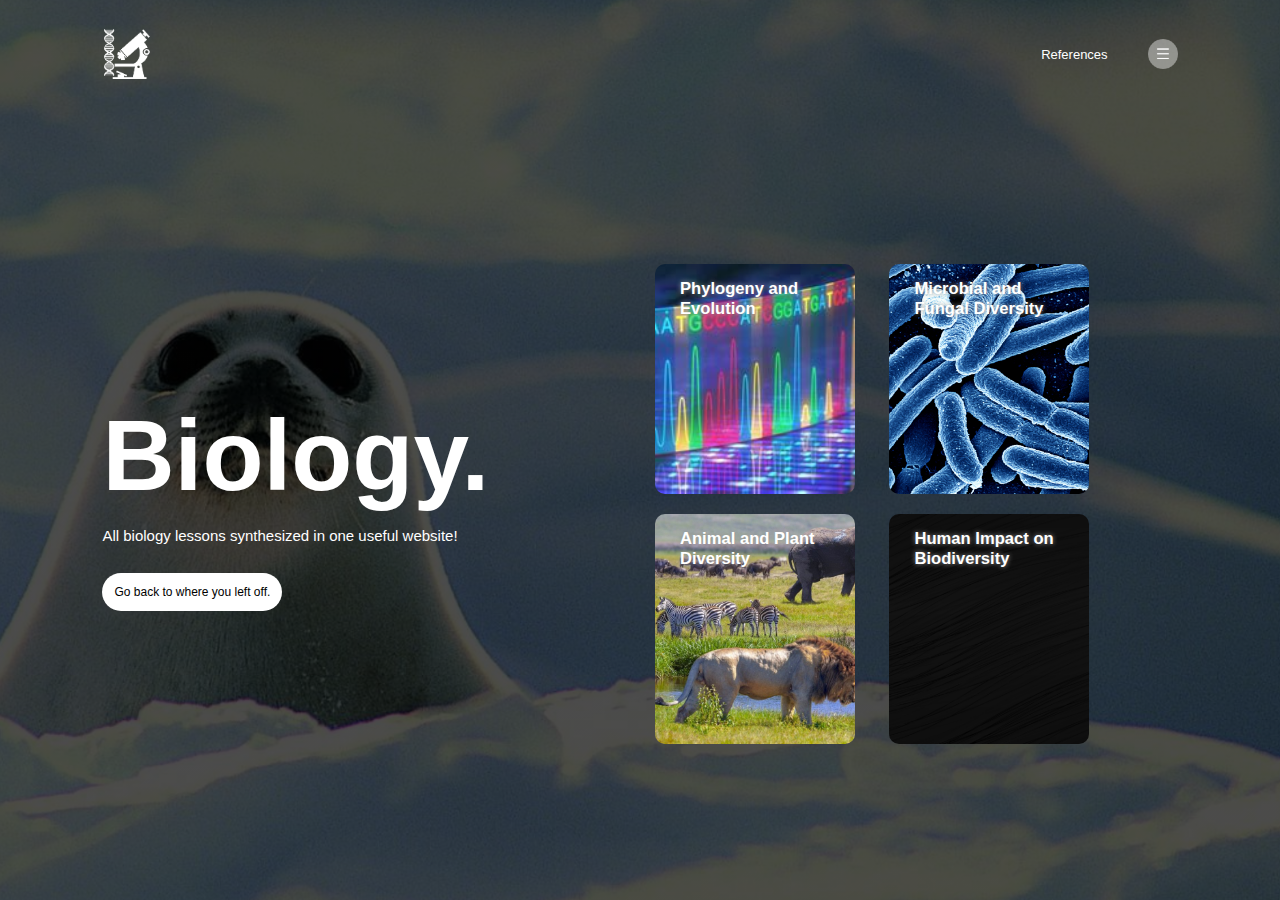
<file: index.html>
<!DOCTYPE html>
<html> 
  <head>
    <meta name="viewport" content="width=device-width, initial-scale-1.0">
    <title>BioRepo2023</title>
    <link rel="stylesheet" href="styles/home.css">
    <meta property="og:title" content="BioRepo 2023"/>
    <meta property="og:image" content="https://i.ibb.co/Wkfvsrn/fab.png"/>
    <meta property="og:description" content="Check the Biodiversity AA out!"/>
    <meta property="og:url" content="https://mattcab1103.github.io/biorepository2023/"/>
    <meta property="og:image:width" content="1200" />
    <meta property="og:image:height" content="627"/>
    <meta property="og:type" content='website'/>

    <link href="https://fonts.googleapis.com/css2?family=Roboto:wght@400;700&display=swap" redl="stylesheet">
  </head>
  <body>
    <div class="container">
       <div class="navbar">
         <img src="assets/images/logo.png" class="logo">
         <nav>
           <ul>
             <li><a href="citations/citations.html">References</a></li>
           </ul>
         </nav>
         <img src="assets/sample/menu.png" class="menu-icon">
       </div>

       <div class="row">
         <div class="col">
           <h1>Biology.</h1>
            <p>All biology lessons synthesized in one useful website! </p>
            <button type="button" onclick="goToLastViewedChapter()">Go back to where you left off.</button>
         </div>
         <div class="col">
           <a href="phylo/phylo1.html"><div class="card card1">
             <h5>Phylogeny and Evolution</h5>
           </div></a>
           <a href="secqua/secondindex.html"><div class ="card card2">
            <h5>Microbial and Fungal Diversity</h5>
          </div></a>
         <a href="animals/map.html"> <div class="card card3">
            <h5>Animal and Plant Diversity</h5>
          </div></a>
          <div class="card card4">
            <h5>Human Impact on Biodiversity</h5>
          </div>
        </div>
       </div>
    </div>
  </body>
</html>
</file>
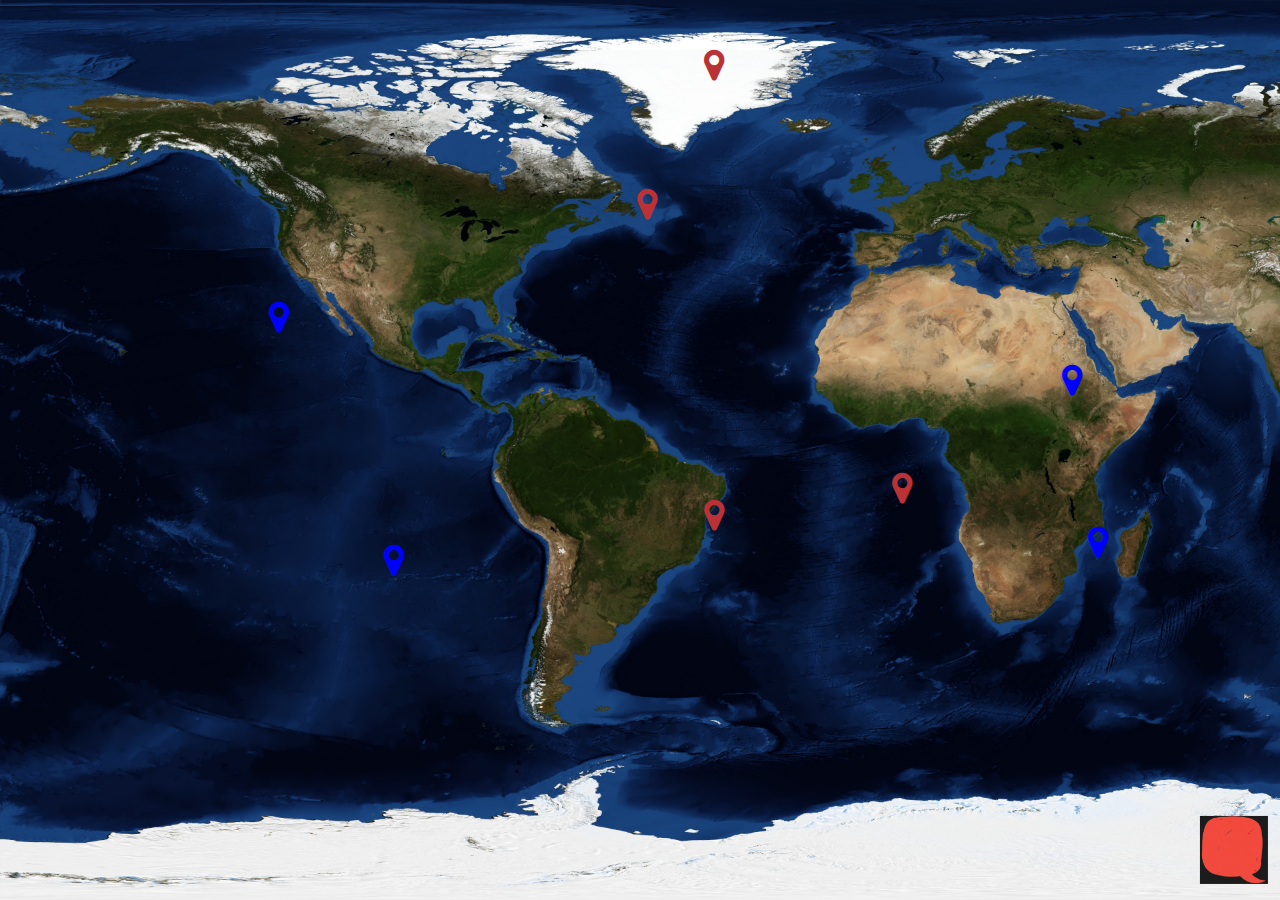
<file: animals/map.html>
<!DOCTYPE html>
<html lang="en">
<head>
<meta charset="utf-8">
<meta http-equiv="X-UA-Compatible" content="IE=edge">
<meta name="viewport" content="width=device-width, initial-scale=1, maximum-scale=1">
<meta name="description" content="">
<meta name="author" content="">
<title>Animal Map</title>
<link href="https://stackpath.bootstrapcdn.com/font-awesome/4.7.0/css/font-awesome.min.css" rel="stylesheet">
<link href="css/style.css" rel="stylesheet" type="text/css" />
</head>
<body>
<div class="our-map">
  <div class="address-second">
    <!-- Icon and Hover Plathyhelminthes -->
    <a href="#popupplaty"><div class="tooltip-col"> <i class="fa fa-map-marker" aria-hidden="true"></i> <span class="tooltiptext3">
      <div class="address-text">
        <p><span> <em>Humbertium covidum</em> </span></p>
        <img class="tooltip-img" src="../assets/images2/flatworm.jpg">
        <p>Click the pin to learn more!</p>
      </div>
      </span> </div></a></div>
  <div class="address-third">
    <!-- Icon and Hover Cnidaria-->
    <a href="#popupcoral"><div class="tooltip-col"> <i class="fa fa-map-marker" aria-hidden="true"></i> <span class="tooltiptext3">
      <div class="address-text">
        <p><span> Lace coral <em>(Distichopora)</em></span></p>
        <img class="tooltip-img" src="images/sponge.jpg">
        <p>Click the pin to learn more!</p>
      </div>
      </span> </div></a></div>
      <!-- End Cnidaria-->
      <div class="address-fourth">
        <!-- Icon and Hover Ropund-->
        <a href="#popupnema"><div class="tooltip-col"> <i class="fa fa-map-marker" aria-hidden="true"></i> <span class="tooltiptext3">
          <div class="address-text">
            <p><span><em>Ascaris lumbricoides</em></span></p>
            <img class="tooltip-img" src="../assets/images2/ascaris.jpg">
            <p>Click the pin to learn more!</p>
          </div>
          </span> </div></a></div>
          <!-- End Arounda-->
        <div class="address-fifth">
    <!-- Icon and Hover Arthropoda-->
    <a href="#popupartho"><div class="tooltip-col"> <i class="fa fa-map-marker" aria-hidden="true"></i> <span class="tooltiptext3">
      <div class="address-text">
        <p><span> King Crab <em>(Paralithodes camtschaticus)</em></span></p>
        <img class="tooltip-img" src="../assets/images2/kingcrab.jpg">
        <p>Click the pin to learn more!</p>
      </div>
      </span> </div></a></div>
      <!-- End Arthropoda-->
      <div class="address-sixth">
        <!-- Icon and Hover Arthropoda-->
        <a href="#popupamphi"><div class="tooltip-col"> <i class="fa fa-map-marker" style="color:blue;" aria-hidden="true"></i> <span class="tooltiptext3">
          <div class="address-text">
            <p><span> Axolotl <em>(Ambystoma mexicanum)</em></span></p>
            <img class="tooltip-img" src="images/chordates/axo.jpg">
            <p>Click the pin to learn more!</p>
          </div>
          </span> </div></a></div>
          <!-- End Amphi-->
      <div class="address-seventh">
        <!-- Icon and Hover Reptiles-->
        <a href="#popuprepti"><div class="tooltip-col"> <i class="fa fa-map-marker" style="color:blue;" aria-hidden="true"></i> <span class="tooltiptext3">
          <div class="address-text">
            <p><span> Philippine crocodile <em>(Crocodylus mindorensis)</em></span></p>
            <img class="tooltip-img" src="images/chordates/cro.jpg">
            <p>Click the pin to learn more!</p>
          </div>
          </span> </div></a></div>
          <!-- End Repti-->
      <div class="address-eighth">
        <!-- Icon and Hover Birds -->
        <a href="#popupbird"><div class="tooltip-col"> <i class="fa fa-map-marker" style="color:blue;" aria-hidden="true"></i> <span class="tooltiptext3">
          <div class="address-text">
            <p><span> Magellanic penguin <em>(Spheniscus magellanicus)</em></span></p>
            <img class="tooltip-img" src="images/chordates/pen.jpg">
            <p>Click the pin to learn more!</p>
          </div>
          </span> </div></a></div>
          <!-- End Amphi-->
      <div class="address-ninth">
        <!-- Icon and Hover Arthropoda-->
        <a href="#popupmammal"><div class="tooltip-col"> <i class="fa fa-map-marker" style="color:blue;" aria-hidden="true"></i> <span class="tooltiptext3">
          <div class="address-text">
            <p><span> Red kangaroo <em>(Osphranter rufus)</em></span></p>
            <img class="tooltip-img" src="images/chordates/kang.jpg">
            <p>Click the pin to learn more!</p>
          </div>
          </span> </div></a></div>
          <!-- End Amphi-->
</div>
<!-- Modal Popup 2 Cnidaria -->
<div id="popupcoral" class="overlay">
  <div class="popup">
    <h2>Cnidaria</h2>
    <a class="close" href="#">&times;</a>
    <div class="content">

      <img class="center" style="display: inline-block;" src="../assets/images2/cnidaria.png"><img class="center" style="display: inline-block;" src="images/sponge.jpg"><br><br>

      <p>The pin you clicked on is a picture of a lace coral, located in the Indian ocean, a part of the phylum Cnidaria, the second basal taxa after Porifera. </p><br>

      <p>Cnidaria's name comes from the Greek word, cnidos, which means "nettle", a kind of stinging plant. In fact, Cnidaria is characterized by their stinging tentacles, with various important organelles that help them capture prey, called <strong>nematocysts.</strong> Examples of organisms in this phylum are corals and jellyfish.
      </p><br>

      <img class="centermod" src="../assets/images2/hydracnido.png"><br>

      <p>Other than that, Cnidaria is also characterized for its radially similar bodies, categorized into two distinct shapes called <strong>medusa and polyp</strong>. In both, a tentacle-ringed mouth serves as the facilitator for digestion and gas exchange. </p><br>

      <img class="centermod" src="../assets/images2/polypmedusa.png"><br>

      <p>In conception, they only form two germ layers, the ectoderm and the mesoderm, which give rise to the epidermis and the gastrodermis. In the epidermis, there are structures called <strong>rhopalia</strong> that can generate signals in response to stimuli. In order to connect those sensory stimuli, a simple nervous system or <strong>nerve net</strong> is in place, though this can be used to move contractile cells.  Such contractions redistribute the phylum's water-filled insides and create a <strong>hydrostatic skeleton</strong>, their own support system.</p>
    </div>
  </div>
</div>
<!-- End of Modal 2 Cnidaria-->

<!-- Modal Popup 3 Plathyhelminthes -->
<div id="popupplaty" class="overlay">
  <div class="popup">
    <h2>Platyhelminthes</h2>
    <a class="close" href="#">&times;</a>
    <div class="content">

      <img class="center" style="display: inline-block;" src="../assets/images2/platyhelm.png"><img class="center" style="display: inline-block;" src="../assets/images2/flatworm.jpg"><br><br>


      <p>The pin you clicked on is an example of a recently discovered new species that appeared in metropolitan France, <em>Humbertium covidum</em>, an organism in the phylum Plathyhelminthes.  </p><br>

      <p>The phylum name comes from Greek: platy-means flat, and helminth means worm. This phylum is characterized by the flattened form of the worm, but also evolution-wise, the emergence of three-layered embryo and organ systems. 
      </p><br>

      <p>Flatworms are bilateral and cephalized. They have genes that resemble coeloms, despite not having a coelom at all.</p><br>

      <img class="centermod" src="../assets/images2/planarian.png"><br>

      <p>Turbellarians, flukes, and tapeworms are the three main groups. Most tubellarians live in the sea, but some live in fresh water, and a few live in moist places on land. They are often found as parasites on animals, such as flukes and tapeworms.</p><br>

      <p>Turbellians have a mouth and a gut, however tapeworms do not have either of these, due to their parasitic nature; as they had a habitat rich in resources and predigested food, those traits were ruled out in the long run.</p><br>

      <h3>Impact and Importance</h3>

      <p>The flatworm you saw in the picture was only discovered recently, but it is already being studied for the possibility of it ruining biodiversity in Europe, as it may be an invasive species in the future.</p><br>

      <p>Parasites also pose a very huge problem health wise. If humans ingest parasitic eggs and tapeworms grow in their bodies, it would be dangerous and even lethal. In under-developed countries, where medication is not readily available, this would be disastrous.</p><br>



      <img class="centermod" src="../assets/images2/fluke.png"><br>

      
    </div>
  </div>
</div>
<!-- End of Modal 3 Plathyhelminthes-->

<!-- Modal Popup 4 Nematoda -->
<div id="popupnema" class="overlay">
  <div class="popup">
    <h2>Nematoda</h2>
    <a class="close" href="#">&times;</a>
    <div class="content">

      <img class="center" style="display: inline-block;" src="../assets/images2/round.png"><img class="center" style="display: inline-block;" src="../assets/images2/ascaris.jpg"><br><br>


      <p>This organism is a nematode, or simply a roundworm. This</p><br>

      <p>
        Nematodes are bilateral, unsegmented worms with a cuticle-covered sylindrical body. It is also characterized by a muscular pharynx which sucks up food and with the digestive system being complete, making up the pseudocoelom. 
      </p><br>

      <p>

        Roundworms have collagen-rich, pliable cuticles that is repeatedly molted as the animal grows. </p><br>

      <img class="centermod" src="../assets/images2/nematodee.png"><br>

      
        <h3>Impact and Importance</h3>

        <p>Some roundworms are parasitic, and impair human health. Eating undercooked pork can lead to an infection by <em>Trichinella spiralis</em>, which if not treated properly, could be fatal. It moves from the digestive system, through the blood and in the muscles where it forms cysts.</p><br>

        <p>A creepy fact: some parasites are just dormant in the body. People with <em>Ascaris lumbricoides</em> for example often show no symptoms. It is unknown how many people world wide are infected by the Ascaris group, but currently, 1 billion people, primarily in Asia and Latin America, have it.</p>



      <img class="centermod" src="../assets/images2/trichinella.png"><br>

      
    </div>
  </div>
</div>
<!-- End of Modal 4 Nematoda-->

<!-- Modal Popup 5 Arthropods -->
<div id="popupartho" class="overlay">
  <div class="popup">
    <h2>Arthropods</h2>
    <a class="close" href="#">&times;</a>
    <div class="content">

      <img class="center" style="display: inline-block;" src="../assets/images2/arthr.png"><img class="center" style="display: inline-block;" src="../assets/images2/kingcrab.jpg"><br><br>

      <p>Arthropods are bilateral organisms that have a reduced coelom. They have a hard exoskeleton with complete organ systems. Modern subgroups of arthropods include crustaceans and insects, which include a lot of organisms. If you were to measure evolutionary success by how many species form in one clade, then arthropods would be the most successful.</p><br>
      <p> There are overall 5 key adaptations that let to their evolutionary success. </p><br>
      <h4>Key Arthropod Adaptations</h4><br>
      <p><strong>Hardened Exoskeleton</strong> – Arthropods have a skin made of chitin, proteins and waxes. This is called an exoskeleton, and has many functions, including helping to fend predators and helping to support their weight. Though exoskeletons may be hard, they molt and thus facilitate growth in arthropods. </p><br>
      <p><strong>Jointed Appendages</strong> – Exoskeletons are hard, and if they were rigid, all arthropods wouldn’t be able to move correctly. Thus, arthropods evolved to include only thin exoskeleton-like parts on the joints so they could be able to move. Arthropods themselves means “jointed leg”, and these jointed legs are then modified for specialized tasks. </p><br>
      <p><strong>Highly Modified Segments</strong> – Early forms of the clade had distinct body segments and similar body appendages, which were not specialized and modified for special use. Now, most modern arthropods fused their parts into different structural units, such as the thorax and the abdomen. Another feature is that their segments were also modified for special use, such as in insects, where thin extensions of the wall of some segments became their wings. </p><br>
      <p><strong>Specializations</strong>  – Arthropods have sensory organs that are built well, such as one or more pairs of eyes, and antennae that can detect touch and certain chemicals. </p><br>
      <p><strong>Specialized Developmental Stages</strong> – As children turn into adults, a process called metamorphosis where the organism is remodeled, happens. Each stage of metamorphosis is built for a different task, and this also helps them prevent competition with each other for the same niche. </p><br>

      <h3>Impact and Importance</h3>
        <p>Most arthropods are used as food sources. Lobsters and crabs can be used as a food source, directly eaten. Some arthropods do it in a roundabout way. Bees are a great example of indirect sourcing. Bees can produce honey for us humans to eat as a food source. </p><br>
        <p>The king crab in the picture is a good source of food, however it is a prevailing invasive species in Norwegian waters. There is a rush now to collect king crabs as delicacies but also to protect the ecosystem. </p><br>
        <p>Insects can also act as decomposers. Cockroaches, millipedes and other “filthy” organisms can be used to get rid of food waste, and can be used to create fertilizers and compost, among other things. </p><br>
    </div>
  </div>
</div>
<!-- End of Modal 5 Arthropoda-->

<!-- Modal Popup 6 Amphibians -->
<div id="popupamphi" class="overlay">
  <div class="popup">
    <h2>Amphibians</h2>
    <a class="close" href="#">&times;</a>
    <div class="content">

      <img class="center" style="display: inline-block;" src="images/chordates/chrodata.png"><img class="center" style="display: inline-block;" src="images/chordates/axo.jpg"><br><br>

      <p> Amphibians are land-dwelling vertebrates that breed in water and have a three-chambered heart. They evolved from the Devonian Age, where there was a lot of “distinct” fishes in the sea, due to adaptive radiation, a phenomenon in which multiple organisms try to conquer new available niches. </p><br>
      <p>Some of these organisms found land to be a good alternative to finding food and reducing competition, and so they developed to be tetra pods, four-legged walkers, coming from a fish’s pelvic and pectoral finds. Needless to say, they are homologous to amphibian limb bones. In addition to the tetra pods, the transition to land was aided by the development of the three-chambered heart. The three-chambered heart allowed for blood to flow in two circuits, one to the body and one to the lungs. Their senses were also improved as a result, in order to adjust to dry land. </p><br>
      <p>Modern-day amphibians also breed in water and go through metamorphosis, changing from their gills to their lungs in adulthood.</p><br>
      <p>In total, there are three broad categories to modern amphibians: salamanders, caecilians and frogs. </p><br>

      <h4>Amphibian Groups</h4><br>

      <p><strong>Salamanders</strong> – The closest ancestors to modern amphibians probably looked a lot like modern day salamanders. The forelimbs and back limbs are similar and there would be a long tail as well. Adding to that fact, their body moves from side to side, quite like a fish would out of water. </p><br>
      <p><strong>Caecilians</strong> – One could say that the closest relatives of salamanders are caecilians. They are quite different from the other amphibians. They are tetra pods…without legs. This is due to their adapting with the burrowing way of life. Many caecilians burrow blind and use their sense of touch to eat prey. Following this logic, they are blind as well, leaving their eyes to strengthen other senses. </p><br>
      <p><strong>Frogs</strong> - Frogs belong to the most diverse amphibian group. Frogs have developed strong hind legs to propel them upwards to high heights. Their fore legs help them cushion the blow and supports their body. </p><br>

      <img class="centermod" src="images/chordates/amphi.png">

      <h3>Impact and Importance</h3>
        <p>Amphibians can act as prey and predator, and thus support the food cycle, powering the biosphere of the world. Frogs in particular can be important, for example in eating pests, thus benefiting in agriculture. </p><br>

        <p>The health of ecosystems can also be determined with amphibians, due to the vulnerability of amphibians regarding toxic substances</p>
    </div>
  </div>
</div>
<!-- End of Modal 6 Amphibians-->

<!-- Modal Popup 7 Reptiles -->
<div id="popuprepti" class="overlay">
  <div class="popup">
    <h2>Reptiles</h2>
    <a class="close" href="#">&times;</a>
    <div class="content">

      <img class="center" style="display: inline-block;" src="images/chordates/chrodata.png"><img class="center" style="display: inline-block;" src="images/chordates/cro.jpg"><br><br>

      <p> Reptiles come from the Latin word for creep, “repto,” which makes sense as some do creep about, but they also do…other things.   </p><br>
      <p>Reptiles are best known for their scales, developing from the epidermis of their skin layer. They also have cloaca, a kind of opening that expels digestive and urinary waste, as well as provide an insert for reproductive actions. Reptiles, unlike amphibians and fishes, developed an ability that allows for their offspring to grow on land, which are basically, eggs. These came from the amniotes, stem reptiles that made eggs with four membranes, to develop further away from water. These stem reptiles gave rise to the dinosaurs of the old age, and the lizards and snakes we know now.  </p><br>
      <p>These reptiles are ectotherms, with their body temperature dependent on the temperature of their surroundings. Examples of this being acted upon are reptiles in temperate seasons burrowing on land, or with turtles that settle in mud. </p><br>
      <p>There are five groups that are important to reptiles: Turtles, Lizards, Tuataras, Snakes and Crocodilians. </p><br>

      <h4>Reptilian Groups</h4><br>

      <p><strong>Turtles</strong> – Turtles are known for their unique shell, which is made of a bony, scale-covered shell. Their vertebrae are on the shell, and the shell acts as a rib-cage for them. Turtles do not have teeth, but rather a beak made of keratin. Due to their nature of laying eggs on beaches, along with increasing human presence, threatens their species. Many turtle species are endangered. </p><br>
      <p><strong>Lizards</strong>	– The lizards are the most diverse species, consisting of species as small as a coin and as big as 3 meters in length, like Komodo dragons. Lizards have defenses to avoid becoming prey, some of which includes trying to outrun predators or startling them. Some even detach their tail to distract the predator while they flee.  </p><br>
      <p><strong>Tuataras</strong> – Most tuataras live in New Zealand but they were once a dominating species on Earth. Tuatara means “peaks on the back” in the language of the Maori people, the native people in New Zealand. Tuataras are the closest-relative of amphibians to reptiles, and one can see this through the way the species walks. </p><br>
      <p><strong>Snakes</strong> - Snakes evolved from short-legged, long-bodied lizards. Some modern snakes actually have the remnants of their development, but most are limbless. All snakes have teeth, and jaws that extend a lot, which would make sense as they are all predators. Some snakes have evolved to include venom in their salivary glands. </p><br>
      <p><strong>Crocodiles</strong>– Crocodiles are predators that live in or near water. They have a strategy to pull prey down and tear prey apart, to eat into chunks. Interestingly, crocodiles have four-chambered hearts which help them circulate blood more effective, much like how birds and mammals do. Another interesting fact is that crocodiles are the closest-living relative to birds, and one can see this in their complex parental behaviors. </p><br>
      
      <img class="centermod" src="images/chordates/reptiles.png"><br>

      <h3>Impact and Importance</h3>
        <p>One interesting instance of reptiles being importance for humans is in regards to human health. There are many reptile substances that produce substances that helps scientists to create medications that would be helpful for certain conditions. Examples include snake venom being used to create high blood pressure medication and komodo dragon venom being used for its anti-coagulant properties. </p><br>
    </div>
  </div>
</div>
<!-- End of Modal 7 Reptiles-->

<!-- Modal Popup 8 Birds -->
<div id="popupbird" class="overlay">
  <div class="popup">
    <h2>Birds</h2>
    <a class="close" href="#">&times;</a>
    <div class="content">

      <img class="center" style="display: inline-block;" src="images/chordates/chrodata.png"><img class="center" style="display: inline-block;" src="images/chordates/pen.jpg"><br><br>

      <p>Birds are animals that have feathers, technically, modified reptilian scales. Dinosaurs are considered as relatives to birds, with multiple dinosaurs displaying general characteristics of birds. <em>Sinosauropteryx prima</em> had lived with small downy feathers, similar to chick’s downy feathers, which helped them keep insulated. <em>Archaeopteryx</em> was a dinosaur that was similar in birds, having short, downy feathers, as well as flight feathers.  </p><br>
      <img class="centermod" style="width: 400px;" src="images/chordates/sino.jpg"><br>
      <p>The earliest known bird with a beak is <em>Confuciusornis sactus</em>, with a beak that looks like that of modern birds, though you can still see their dinosaur ancestry through its grasping, clawed digits at the tips of its wings.  </p><br>
      <img class="centermod" style="width: 400px;" src="images/chordates/confu.jpg"><br>
      <p>Since birds are amniotes, they produce eggs with internal fertilization, with the eggs coated with a calcium shell. Birds also have beaks, jaw bones covered with layers of keratin. There are many different types of beaks suited to different diets. One common example to display this is the adaptive radiation of Galapagos birds, documented by Charles Darwin. </p><br>
      <p>Birds are endotherms, meaning they heat from within, which allows them to maintain their body temperature within a limited range.  </p><br>
      <p>Feathers are also one important part of birds, in which they have two types, downy and flight. Downy feathers slow down heat exchange and allows for them to maintain their body temperature more.  </p><br>
      <p>Flight feathers are concerned with flying and are one of the important adaptations that allows birds to fly, along with a light weight skeleton, powerful muscles, efficient organ systems, and wings. Wings are modified appendages, with feathers that go outward, to increase surface area. The way these flight feathers help wings is that it helps give the wing shape and helps the bird lift. </p><br>
      <p>Since flight requires a lot of energy, they need to have adequate oxygen respiration rates, and thus they have a specialized respiratory organs called air sacs, that helps them continually add air to their systems. </p><br>
      <p>Birds are diverse, including 9000 species of birds, that vary in size and composition. More than half of the bird species belong to a subgroup of perching birds. Most birds go through migration, where the birds’ biological clock, move in sync with an environmental rhythm. They use the sun, the stars and most importantly the earth’s magnetic field as directional cues. </p><br>
      
      <img class="centermod" src="images/chordates/birds.png">
      <h3>Impact and Importance</h3>
        <p>Birds are important polinators. They move pollen, the microspores or male sex cells of plants, to create new plants. Normally, these are birds that are small, like hummingbirds. Another interesting impact of birds is in agriculture. They eat pests and often help to fertilize the land through their organic matter.</p><br>
    </div>
  </div>
</div>
<!-- End of Modal 8 Birds-->

<!-- Modal Popup 9 Mammals -->
<div id="popupmammal" class="overlay">
  <div class="popup">
    <h2>Mammals</h2>
    <a class="close" href="#">&times;</a>
    <div class="content">

      <img class="center" style="display: inline-block;" src="images/chordates/chrodata.png"><img class="center" style="display: inline-block;" src="images/chordates/kang.jpg"><br><br>

      <p>Mammals come from the Latin word, mamma, meaning breast, due to the ability of mammals to produce milk. Females nourish their offspring with this milk they secrete from their mammary glands. </p><br>
      <p>Mammals are the only animals that have hair or fur, which are both modifications of scales. This is because, like birds, they are endotherms. Fur or hair helps them maintain their body temperatures. Some mammals can also sweat in order to control their temperature.  </p><br>
      <p>There are three main groups in mammals: Monotremes, marsupials and placental mammals. </p><br>

      <h4>Mammal Groups</h4><br>

      <p><strong>Monotremes</strong> – There are only three extant species of monotremes, including two species of anteaters and the platypus. Female monotremes lay and incubate eggs that have a leathery shell, much like reptiles. Their milk comes from skin openings in their body, since they do not have nipples.</p><br>
      <p><strong>Marsupials</strong> – Most marsupials are concentrated on Australia and other nearby areas.  Their offspring develops briefly in their mother’s body, and are forced to move to their mother’s pouch to develop even further, by sucking on their mother’s milk.  </p><br>
      <p><strong>Placental Mammals</strong> - Placental mammals have the benefit of developing to a more advanced stage in their mother’s body, by using an organ called the placenta. The placenta is an organ that allows developmental materials to pass through maternal and embryotic zones safely. Most mammals are now placental. </p><br>

      <img class="centermod" src="images/chordates/mammals.png"><br>

      <p>To see how why most mammals are placental, we can take a look at tectonic plates as a possible answer to the unpopularity of monotremes and marsupials in comparison. </p><br>
      <p>The first monotremes and marsupials evolved and migrated through parts of the supercontinent Pangaea, and became popular very quick, during the Jurassic period (150 MYA)</p><br>

      <img class="centermod" src="images/chordates/pangaea.jpg"><br>

      <p>During the Cretaceous period, southern land masses of Pangaea drifted away, leading to the isolated evolution of marsupials in those land masses. One glaring example of those land masses containing marsupials is Australia.  (130-85 MYA)</p><br>

      <img class="centermod" src="images/chordates/cretacious.jpg"><br>

      <p>As the years followed, mammals expanded in range and diversity, while South America was isolated with their own marsupials and early placental mammals. (65 MYA) </p><br>

      <img class="centermod" src="images/chordates/sepe.jpg" style="width:500px;"><br>

      <p>But, a rejoining in the Pliocene period caused an invasion in South America, caused by developed and advanced placental mammals.  (5 MYA)</p><br>

      <img src="images/chordates/plio.jpg" class="centermod" style="width:500px;"><br>

      <p>If you think about it, all kangaroos and koalas might have not existed, if not for their isolation from the outside world. </p><br>
      
      <h3>Impact and Importance</h3>
        <p>Most mammals help the world by contributing to the food web, or by helping to spread seeds through their food. Some also become pollinators</p><br>

        <p>Some mammals also prove helpful to us humans, like dogs and cats, which become our pets, who have co-evolved with us through time.</p>
    </div>
  </div>
</div>
<!-- End of Modal 9 Mammals-->


<div class="logos">
        
  <a class="icons" href="../index.html"><img src="../assets/gifs/home.gif"></a>
 
</div>
</body>
</html>
</file>
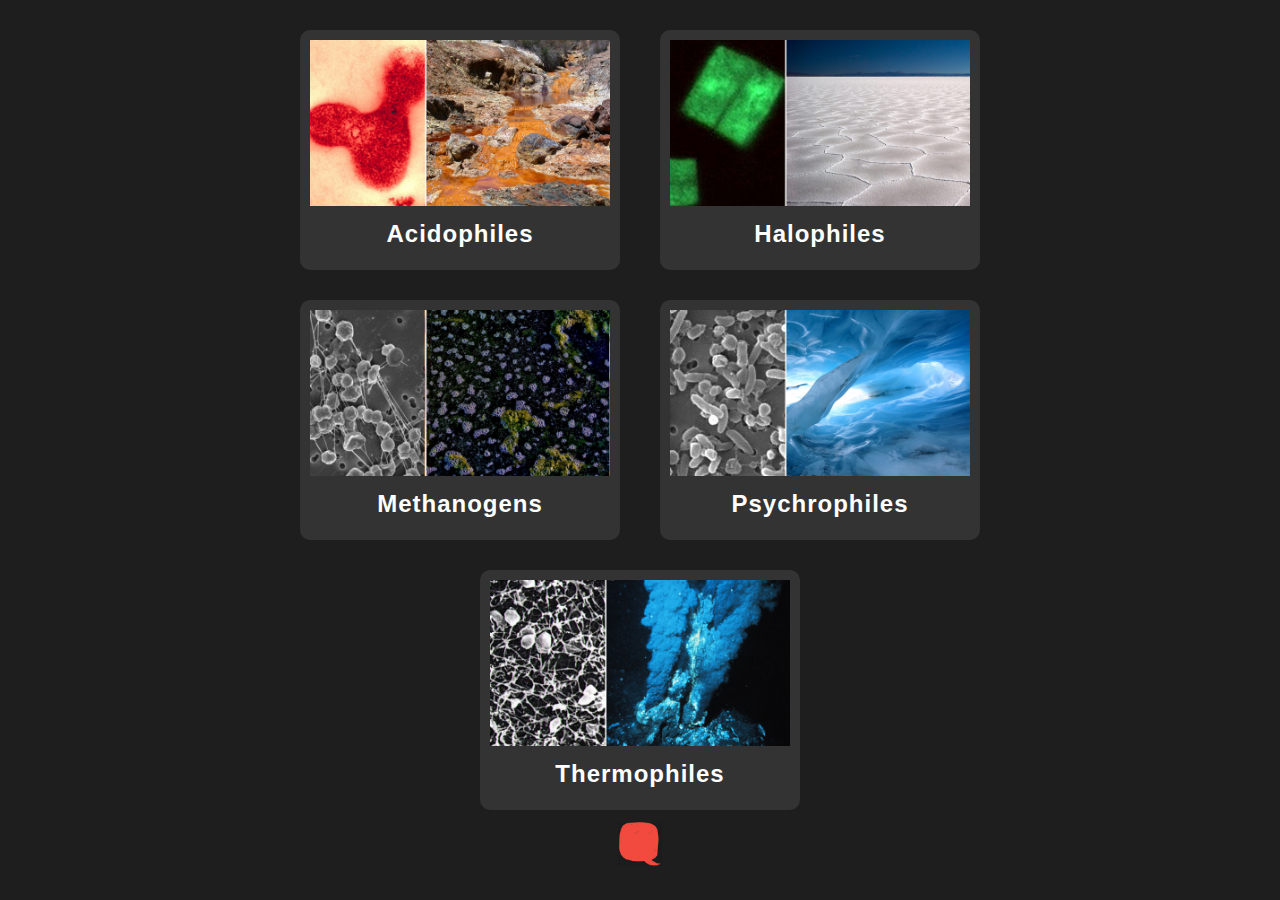
<file: secqua/archaea.html>
<!DOCTYPE html>
<html Lang="en">
  <head>
    <meta charset="UTF-8">
    <meta name="viewport" content="width=device-width, initial-scale1.0">
    <link href="https://fonts.googleapis.com/css2?family=Roboto:wght@400;500;700&display=swap" rel="stylsheet">
    <link rel="stylesheet" href="https://cdnjs.cloudflare.com/ajax/libs/font-awesome/5.15.3/css/all.min.css">
    <title>Profile Cards</title>
    <style>
      *{
        margin:0;
        box-sizing:border-box;
        outline:none;

      }

      body{
        color:white;
        font-family: 'Roboto', sans-serif;
        background-color: #1E1E1E;
        overflow-x: hidden;
        letter-spacing: 1px;
        font: "Roboto";

      }

      .card-wrap{
        padding: 0 115px;
        display: flex;
        justify-content: center;
        flex-wrap: wrap;

      }

      .card{
        position: relative;
        width: 320px;
        height: 240px;
        text-align: center;
        margin: 30px 20px 0;
        border-radius: 10px;
      }

      .card-inner{
        position: absolute;
        width: 100%;
        height: 100%;
        border-radius: 16px;
        transform-style: preserve-3d;
        transform-origin: center center;
        transition: transform 1s;

      }

      .front{
        background-color: #333333;
      }

      .back{
        padding: 40px 20px;
        background-color: #333333;
        transform: rotateY(180deg);
      }
      .text{
        margin-top: 10px;
      }
      h4{
        font-size: 24px;
        font-weight: 700;
        margin-bottom:0;
      }
      h6{
        font-size: 16px;
        color:#94adb1;
        text-transform: uppercase;
      }
      p{
        font-size: 16px;
        line-height: 24px;
      }
      .card .front p{
        margin: 10px 0;
      }

      .card:hover .card-inner{
        transform: rotateY(180deg);
        transition: transform .5s;
      }

      .card .back p{
        font-size: 14px;
        font-weight: 300;
      }


      .socialmedia a{
        display: inline-block;
        color: #94a3b1;
        border: 1px solid #94adb1;
        width: 40px;
        height: 40px;
        border-radius: 4px;
        line-height: 40px;
        margin: 20px 5px;
        transition: all ease 0.5s;
      }

      .socialmediaa:hover{
        background-color: #94adb1;
        color: #fff;
      }

      img{
        width: 300px;
      }


      .card-face{
        position: absolute;
        width: 100%;
        height: 100%;
        backface-visibility: hidden;
        border-radius: 10px;
        padding: 10px;
      }

      .logos {
        display: flex;
        justify-content: center;
      }

      .logos img {
        width: 4.25rem;
        height: 4.25rem;
        padding: 0.75rem;
      }
    </style>
  </head>
  <body>
    <div class="card-wrap">
      <div class="card">
        <div class="card-inner">
          <div class="card-face front">
            <img src="../assets/images/archaea/acid.jpg" alt="">
            <div class="text">
              <h4>Acidophiles</h4>
        
            </div>
          </div>
          <div class="card-face back">
            <p>An acidophile is an acid-loving organism These organisms require a pH of 2.0 or less. Acidity normally destroys cells, but acidophiles have evolved mechanisms to keep their internal pH constant.</p>
            <div class="socialmedia">
              <a href="https://en.wikipedia.org/wiki/Acidophile"><i class="fab fa-wikipedia-w"></i></a>
              <a href="https://onlinelibrary.wiley.com/doi/10.1002/9780470015902.a0000336.pub2"><i class="fab fa-book"></i></a>
            </div>
          </div>
        </div>
      </div>

      <div class="card">
        <div class="card-inner">
          <div class="card-face front">
            <img src="../assets/images/archaea/halosalt.jpg" alt="">
            <div class="text">
              <h4>Halophiles</h4>
              
            </div>
          </div>
          <div class="card-face back">
            <p>It is the halophiles, or "salt-lovers," who can survive in extremely high salt concentrations. It is possible to find halophiles in water sources with salt concentrations more than five times higher than those of the oceans.</p>
            <div class="socialmedia">
              <a href="https://en.wikipedia.org/wiki/Halophile"><i class="fab fa-wikipedia-w"></i></a>
              <a href="https://journals.asm.org/doi/full/10.1128/AEM.01868-10"><i class="fab fa-book"></i></a>
            </div>
          </div>
        </div>
      </div>

      <div class="card">
        <div class="card-inner">
          <div class="card-face front">
            <img src="../assets/images/archaea/methano.png" alt="">
            <div class="text">
              <h4>Methanogens</h4>
              
            </div>
          </div>
          <div class="card-face back">
            <p>In hypoxic conditions, methanogens produce methane as a metabolic byproduct.They are found in wetlands, where they produce marsh gas, and in the digestive tracts of ruminants and humans.</p>
            <div class="socialmedia">
              <a href="https://en.wikipedia.org/wiki/Methanogen"><i class="fab fa-wikipedia-w"></i></a>
              <a href="https://www.sciencedirect.com/science/article/abs/pii/S0065211307960058"><i class="fab fa-book"></i></a>
            </div>
          </div>
        </div>
      </div>

      <div class="card">
        <div class="card-inner">
          <div class="card-face front">
            <img src="../assets/images/archaea/psychroice.jpg" alt="">
            <div class="text">
              <h4>Psychrophiles</h4>
           
            </div>
          </div>
          <div class="card-face back">
            <p>Psychrophiles are microbes that are capable of surviving and reproducing temperatures ranging from -20 degrees Celsius to +10 degrees Celsius. They can be found in places where the temperature is consistently cold.</p>
            <div class="socialmedia">
              <a href="https://en.wikipedia.org/wiki/Psychrophile"><i class="fab fa-wikipedia-w"></i></a>
              <a href="https://www.annualreviews.org/doi/abs/10.1146/annurev-earth-040610-133514"><i class="fab fa-book"></i></a>
            </div>
          </div>
        </div>
      </div>

      <div class="card">
        <div class="card-inner">
          <div class="card-face front">
            <img src="../assets/images/archaea/thermo.jpg" alt="">
            <div class="text">
              <h4>Thermophiles</h4>
              
            </div>
          </div>
          <div class="card-face back">
            <p>A thermophile is an extremophile that thrives between 41°C and 122°C. Thermophiles live in hot springs like Yellowstone National Park and deep sea hydrothermal vents, as well as decaying plant matter like peat bogs and compost.</p>
            <div class="socialmedia">
              <a href="https://en.wikipedia.org/wiki/Thermophile"><i class="fab fa-wikipedia-w"></i></a>
              <a href="https://www.sciencedirect.com/science/article/abs/pii/S072320208780053X"><i class="fab fa-book"></i></a>
            </div>
          </div>
        </div>
      </div>
    </div>
    <div class="logos">
  
      <a class="icons" href="../index.html"><img src="../assets/gifs/home.gif"></a>
    
    </div>
  </body>
</html>
</file>
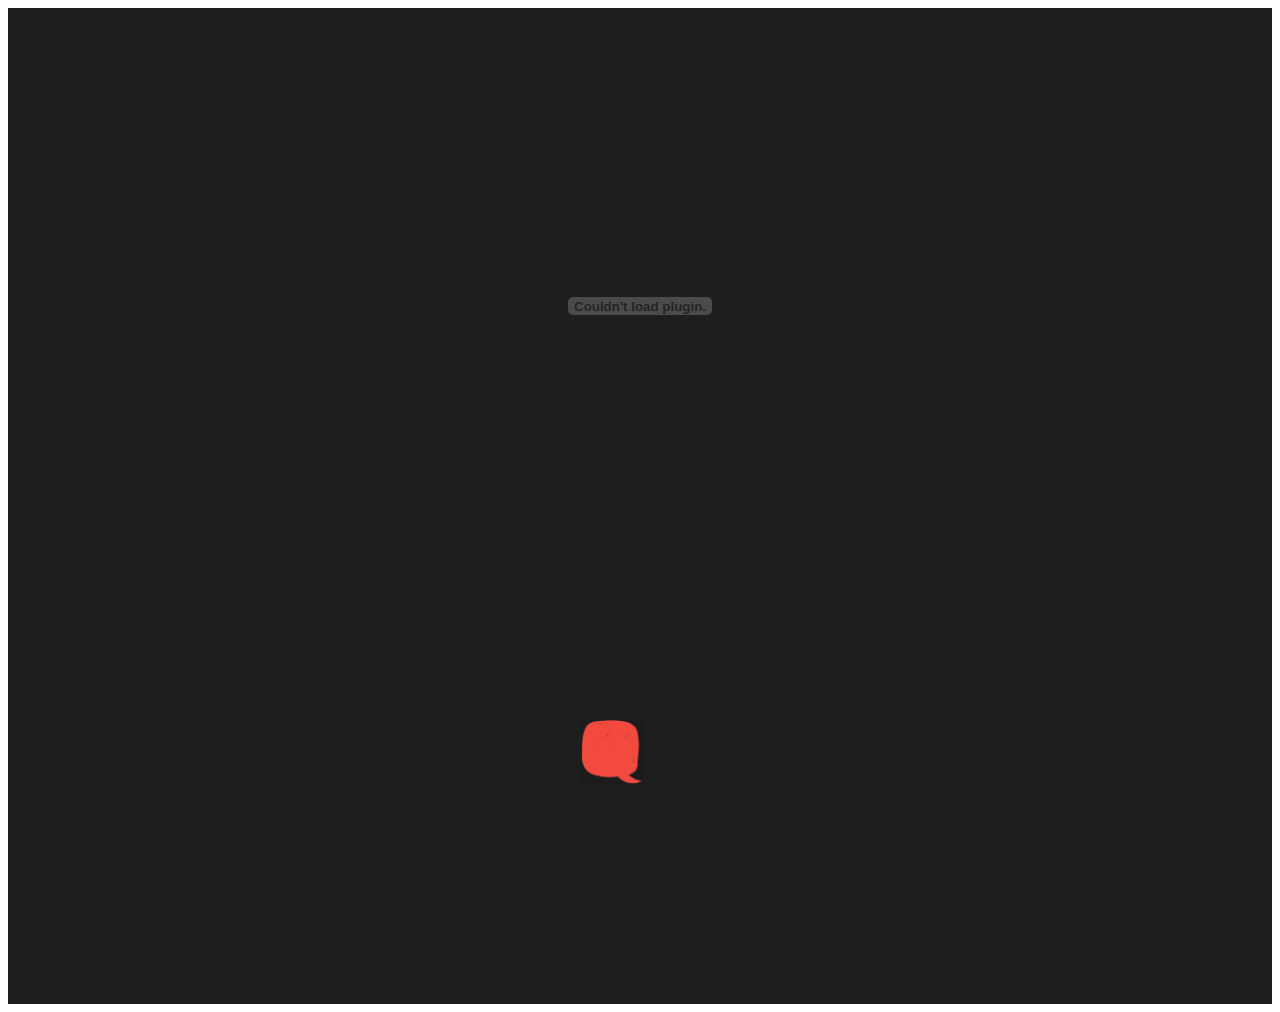
<file: secqua/fungi.html>
<!DOCTYPE html>
<html>
<head>
<style>

    *{
        font-family: 'Roboto', sans-serif
        ;
    }

.logos {
  justify-content: center;
  position: relative;
  bottom:1%;
  left:40%;
  
  z-index: 20;
}

.logos img {
  width: 4rem;
  height: 4rem;
  padding: 0.75rem;
}

article {
  display: grid;
  grid-template-columns: 1fr 0.5in [start] 1.25in 5in 1.25in [end] 0.5in 1fr;

  height: 100vh;

  padding: 0.5in 0;

  background-color: #1E1E1E;
}

article * { grid-column: start / end; }



</style>
</head>
<body>
<article>
<object data="fungi.pdf" type="application/pdf" style="height: 500px; width: 100%;">

    
      </object>

      <div class="logos">
  
        <a class="icons" href="../index.html"><img src="../assets/gifs/home.gif"></a>
      
      </div>

</body>
</html>
</file>
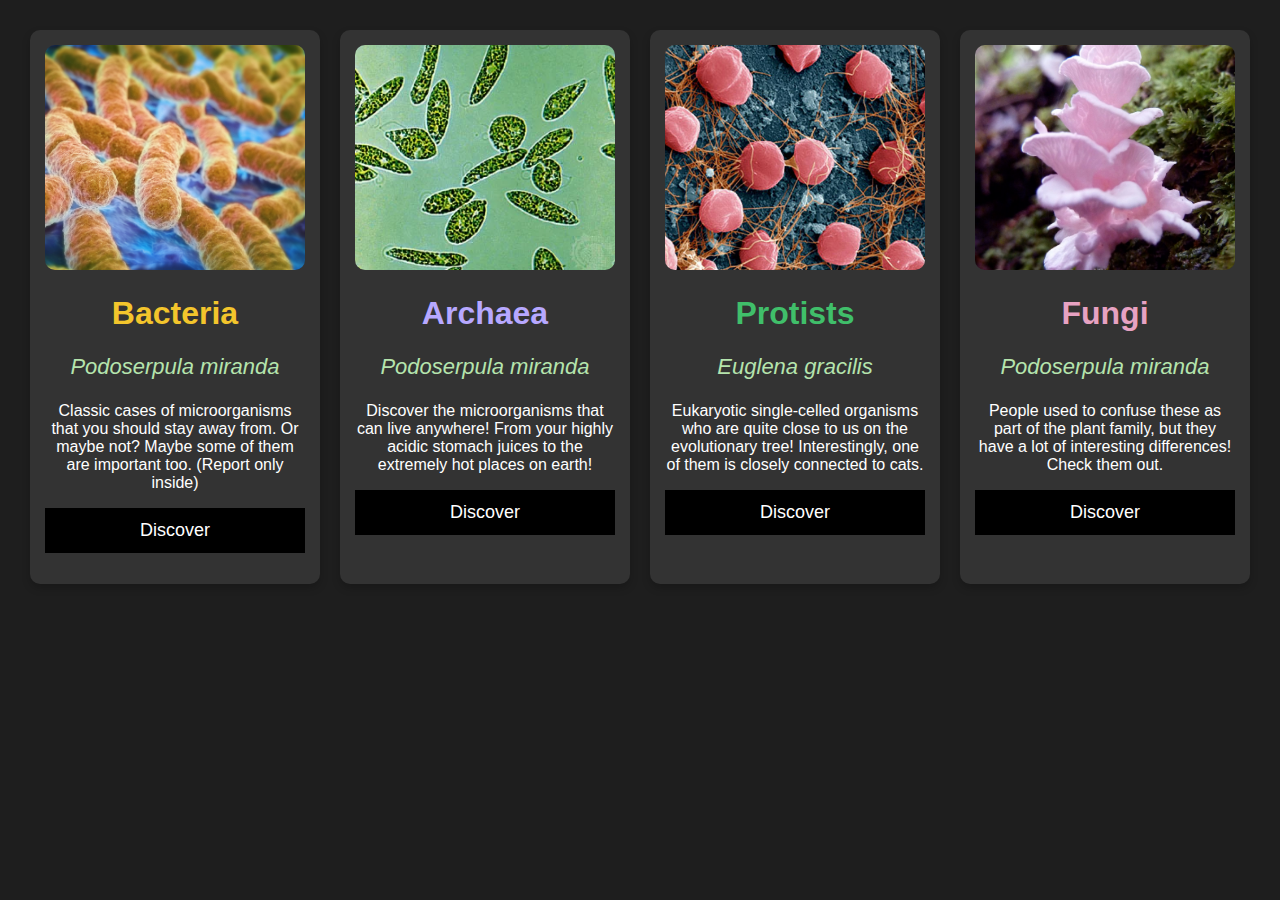
<file: secqua/secondindex.html>
<!DOCTYPE html>
<html>
<head>
<style>

    *{
        font-family: 'Roboto', sans-serif
        ;
    }
.card {
  box-shadow: 0 4px 8px 0 rgba(0, 0, 0, 0.2);
  width: 300px;
  margin: 10px;
  text-align: center;
  font-family: arial;
  border-radius: 10px;
  background-color: #333333;
  padding: 15px;
  
}

.sciname {
    color: #b5e4ad; 
  font-size: 22px;
  font-style: italic;
}

.card button {
  border: none;
  outline: 0;
  padding: 12px;
  color: white;
  background-color: #000;
  text-align: center;
  cursor: pointer;
  width: 100%;
  font-size: 18px;
}

.card button:hover {
  opacity: 0.7;
}

body{
margin: 10px;
padding: 10px;
 display:flex;
 justify-content: center;
 background-color: #1E1E1E;
 color: white;
}

img{
    width: 50px;
    height: 225px;
    object-fit: cover;
    border-top-left-radius: 10px;
    border-top-right-radius: 10px;
    border-radius: 10px;
}

.logos {
  justify-content: center;
  position: relative;
  bottom:1%;
  left:40%;
  
  z-index: 20;
}

.logos img {
  width: 4rem;
  height: 4rem;
  padding: 0.75rem;
}

article {
  display: grid;
  grid-template-columns: 1fr 0.5in [start] 1.25in 5in 1.25in [end] 0.5in 1fr;

  height: 100vh;

  padding: 0.5in 0;

  background-color: #1E1E1E;
}

article * { grid-column: start / end; }



</style>
</head>
<body>

<div class="card">
  <img src="../assets/images/bacteria.jpg" alt="Bacteria" style="width:100%">
  <h1 style="color: rgb(243, 197, 44);">Bacteria</h1>
  <p class="sciname">Podoserpula miranda</p>
  <p>Classic cases of microorganisms that you should stay away from. Or maybe not? Maybe some of them are important too. (Report only inside)</p>
  <a href="bacteria.html"><p><button>Discover</button></p></a>
</div>

<div class="card">
  <img src="../assets/images/euglena.webp" alt="Denim Jeans" style="width:100%">
  <h1 style=" color: hsl(250, 100%, 83%);">Archaea</h1>
  <p class="sciname">Podoserpula miranda</p>
  <p>Discover the microorganisms that can live anywhere! From your highly acidic stomach juices to the extremely hot places on earth!</p>
  <a href="archaea.html"><p><button>Discover</button></p></a>
</div>

<div class="card">
  <img src="../assets/images/pyro.jpg" alt="Denim Jeans" style="width:100%">
  <h1 style="color: hsl(140, 50%, 50%);">Protists</h1>
  <p class="sciname">Euglena gracilis</p>
  <p>Eukaryotic single-celled organisms who are quite close to us on the evolutionary tree! Interestingly, one of them is closely connected to cats.</p>
  <a href="protist.html"><p><button>Discover</button></p></a>
</div>

<div class="card">
  <img src="../assets/images/pinkfun.jpg" alt="Denim Jeans" style="width:100%">
  <h1 style="color: #e7a2c2;">Fungi</h1>
  <p class="sciname">Podoserpula miranda</p>
  <p>People used to confuse these as part of the plant family, but they have a lot of interesting differences! Check them out.</p>
  <a href="fungi.html"><p><button>Discover</button></p></a>
</div>



</body>
</html>
</file>
<file: styles/home.css>
* {
  margin: 0;
  padding: 0;
  font-family: 'Roboto', sans-serif;
}

.container{
  width: 100%;
  height: 100vh;
  background-image: linear-gradient(rgba(0,0,0,0.7),rgba(0,0,0,0.7)), url(../assets/sample/background.png);
  background-position: center;
  background-size: cover;
  background-attachment: fixed;
  padding-left: 8%;
  padding-right: 8%;
  box-sizing: border-box;
}

 .navbar{
   height: 12%;
   display: flex;
   align-items: center;
 }

 .logo{
   width: 50px;
   cursor: pointer;
 }

 .menu-icon{
   width: 30px;
   cursor: pointer;
   margin-left: 40px;
 }

 nav{
   flex: 1;
   text-align: right;
 }

 nav ul li{
   list-style: none;
   display: inline-block;
   margin-left: 60px;
 }

 nav ul li a{
   text-decoration: none;
   color: #fff;
   font-size: 13px;
 }

 .row{
   display: flex;
   height: 88%;
   align-items: center;
 }

 .col{
   flex-basis: 50%;
 }

 h1{
   color: white;
   font-size: 100px;
 }

 p{
   margin-top: 15px;
   color: white;
   font-size: 15px;
   line-height: 15px;
 }

 button{
   width: 180px;
   color: #000;
   font-size: 12px;
   padding: 12px;
   background: white;
   border: 0;
   border-radius: 20px;
   outline: none;
   margin-top: 30px;
   cursor: pointer;
 }

 .card{
   width: 200px;
   height: 230px;
   display: inline-block;
   border-radius: 10px;
   padding: 15px 25px;
   box-sizing: border-box;
   cursor: pointer;
   margin: 10px 15px;
   background-position: center;
   background-size: cover;
   transition: transform 0.5s;
   font-size: 20px;
 }

 .card1{
  background-image: url(../assets/images/phylogg.jpg);
 }

 .card2{
  background-image: url(../assets/images/microbe.jpg);
 }

 .card3{
  background-image: url(../assets/sample/animal.jpg);

 }

 .card4{
  background-image: url(../assets/sample/pic-1.png);
 }

 .card:hover{
   transform: translateY(-10px);
 }

 h5{
   color: white;
   text-shadow: 0 0 5px #999;

 }

.card p{
  text-shadow: 0 0 15px #000;
  font-size: 10px;
  margin: 0;
}

@media (max-width: 11.5in) {
  .card { height: 100px; }
}
</file>
<file: animals/css/style.css>
* {
	margin: 0;
	padding: 0;
}
.our-map {
	width: 100%;
	height: 100vh;
	background: url(../images/map-background.jpg);
	background-size: cover;
	position: relative;
}
.address-first {
	width: 30%;
	height: auto;
	position: absolute;
	top: 54%;
	left: 32.5%;
	z-index: 0;
}
.address-second {
	width: 30%;
	height: auto;
	position: absolute;
	top: 20.4%;
	left: 49.8%;
	z-index: 0;
}
.address-third {
	width: 30%;
	height: auto;
	position: absolute;
	top: 52%;
	left: 69.7%;
	z-index: 0;
}

.address-fourth {
	width: 30%;
	height: auto;
	position: absolute;
	top: 55%;
	left: 55%;
	z-index: 0;
}

.address-fifth {
	width: 30%;
	height: auto;
	position: absolute;
	top: 5%;
	left: 55%;
	z-index: 0;
}

.address-sixth {
	width: 30%;
	height: auto;
	position: absolute;
	top: 33%;
	left: 21%;
	z-index: 0;
}

.address-seventh {
	width: 30%;
	height: auto;
	position: absolute;
	top: 40%;
	left: 83%;
	z-index: 0;
}

.address-eighth {
	width: 30%;
	height: auto;
	position: absolute;
	top: 60%;
	left: 30%;
	z-index: 0;
}

.address-ninth {
	width: 30%;
	height: auto;
	position: absolute;
	top: 58%;
	left: 85%;
	z-index: 0;
}

.address-text {
	width: 100%;
	height: auto;
}
.address-text p {
	font-family: 'Lato', 'Noto Sans', 'Helvetica', 'Corbel', sans-serif, 'Helvetica', 'Corbel', sans-serif;
	font-size: 12px;
	font-weight: 100;
	color: #444;
	margin: 0px;
	text-align: left;
	display: flex;
	padding-top:6px;
}
.address-text p span{
	font-weight:600;
	font-size:15px;
	color: #444;
}
.address-text i {
	font-size: 12px !important;
	color: #F00;
}
.tooltip-col {
	position: relative;
	display: inline-block;
	cursor: pointer;
	text-align: center;
}
.tooltip-col i {
	font-size: 36px;
	color: #BA3236;
padding-right: 5px;
padding-top: 2px;
}
.tooltiptext3 {
	visibility: hidden;
	width: 180px;
	height: auto;
	background-color:rgba(255,255,255,0.7);
	border-radius: 6px;
	padding: 5px 10px;
	position: absolute;
	z-index: 1;
	top: 45px;
	right: -122px;
}

.tooltiptext3::after {
	content: "";
	position: absolute;
	top: -20px;
	left: 55px;
	border-width: 10px;
	border-style: solid;
	border-color: transparent transparent #f2ea1b transparent;
}

.tooltip-col:hover .tooltiptext3 {
	visibility: visible;
}

.tooltip-img{
	width: auto;
	height: 90px;
	padding-top: 10px;
}

.overlay {
	position: fixed;
	top: 0;
	bottom: 0;
	left: 0;
	right: 0;
	background: rgba(0, 0, 0, 0.7);
	transition: opacity 0.5s;
	visibility: hidden;
	opacity: 0;
  }

  .overlay:target {
	visibility: visible;
	opacity: 1;
  }

  .popup {
	margin: 70px auto;
	padding: 20px;
	background: #fff;
	border-radius: 5px;
	width: 60%;
	position: relative;
	transition: all 0.5s ease-in-out;
	max-height: calc(100vh - 180px);
    overflow-y: auto;
	z-index: 999;
  }

  .popup h2 {
	margin: 10px;
	margin-top: 0;
	color: #333;
	font-family: Tahoma, Arial, sans-serif;
	font-size: 16px;
	text-decoration: underline;     
  }

  .popup .close {
	position: absolute;
	top: 20px;
	right: 30px;
	transition: all 200ms;
	font-size: 30px;
	font-weight: bold;
	text-decoration: none;
	color: #333;
  }
  .popup .close:hover {
	color: #06D85F;
  }

  .popup .content {
	max-height: 30%;
	overflow: auto;
	padding-left: 10%;
	padding-right: 10%;
  }
  @media screen and (max-width: 700px){
	.box{
	  width: 70%;
	}
	.popup{
	  width: 70%;
	}
  }

  .center {
	display: block;
	margin-left: auto;
	margin-right: auto;
	width: 300px;
	height: 200px;
	object-fit: cover;
  }

  .centermod {
	display: block;
	margin-left: auto;
	margin-right: auto;
	width: auto;
	height: auto;
	object-fit: cover;
  }


  .popup p{
	font-family: 'Lato', 'Noto Sans', 'Helvetica', 'Corbel', sans-serif, 'Helvetica', 'Corbel', sans-serif;
	font-size: 20px;
	line-height: 1.5;
	
  }
  .popup h2{
	font-family: 'Lato', 'Noto Sans', 'Helvetica', 'Corbel', sans-serif, 'Helvetica', 'Corbel', sans-serif;
	font-size: 40px;
	color:darkblue;
	margin-bottom: 30px;
	padding-left: 70px;
  }
  
  em{
	  font-size: 15px;
	  color: red;
  }

  .content em{
	font-size: 20px;
	color: red;
  }

  h3{
	font-family: 'Lato', 'Noto Sans', 'Helvetica', 'Corbel', sans-serif, 'Helvetica', 'Corbel', sans-serif;
	font-size: 25px;
	color:darkblue;
	padding-top: 10px;
	padding-bottom: 10px;
  }

  .popup h4{
	font-family: 'Lato', 'Noto Sans', 'Helvetica', 'Corbel', sans-serif, 'Helvetica', 'Corbel', sans-serif;
	font-size: 30px;
	color: blueviolet;
	padding-top: 10px;
	padding-bottom: 10px;
  }

  .logos {
    position: fixed;
    justify-content: center;
	bottom: 0;
  	right: 0;
  }

  .logos img {
    width: 4.25rem;
    height: 4.25rem;
    padding: 0.75rem;
  }
</file>
